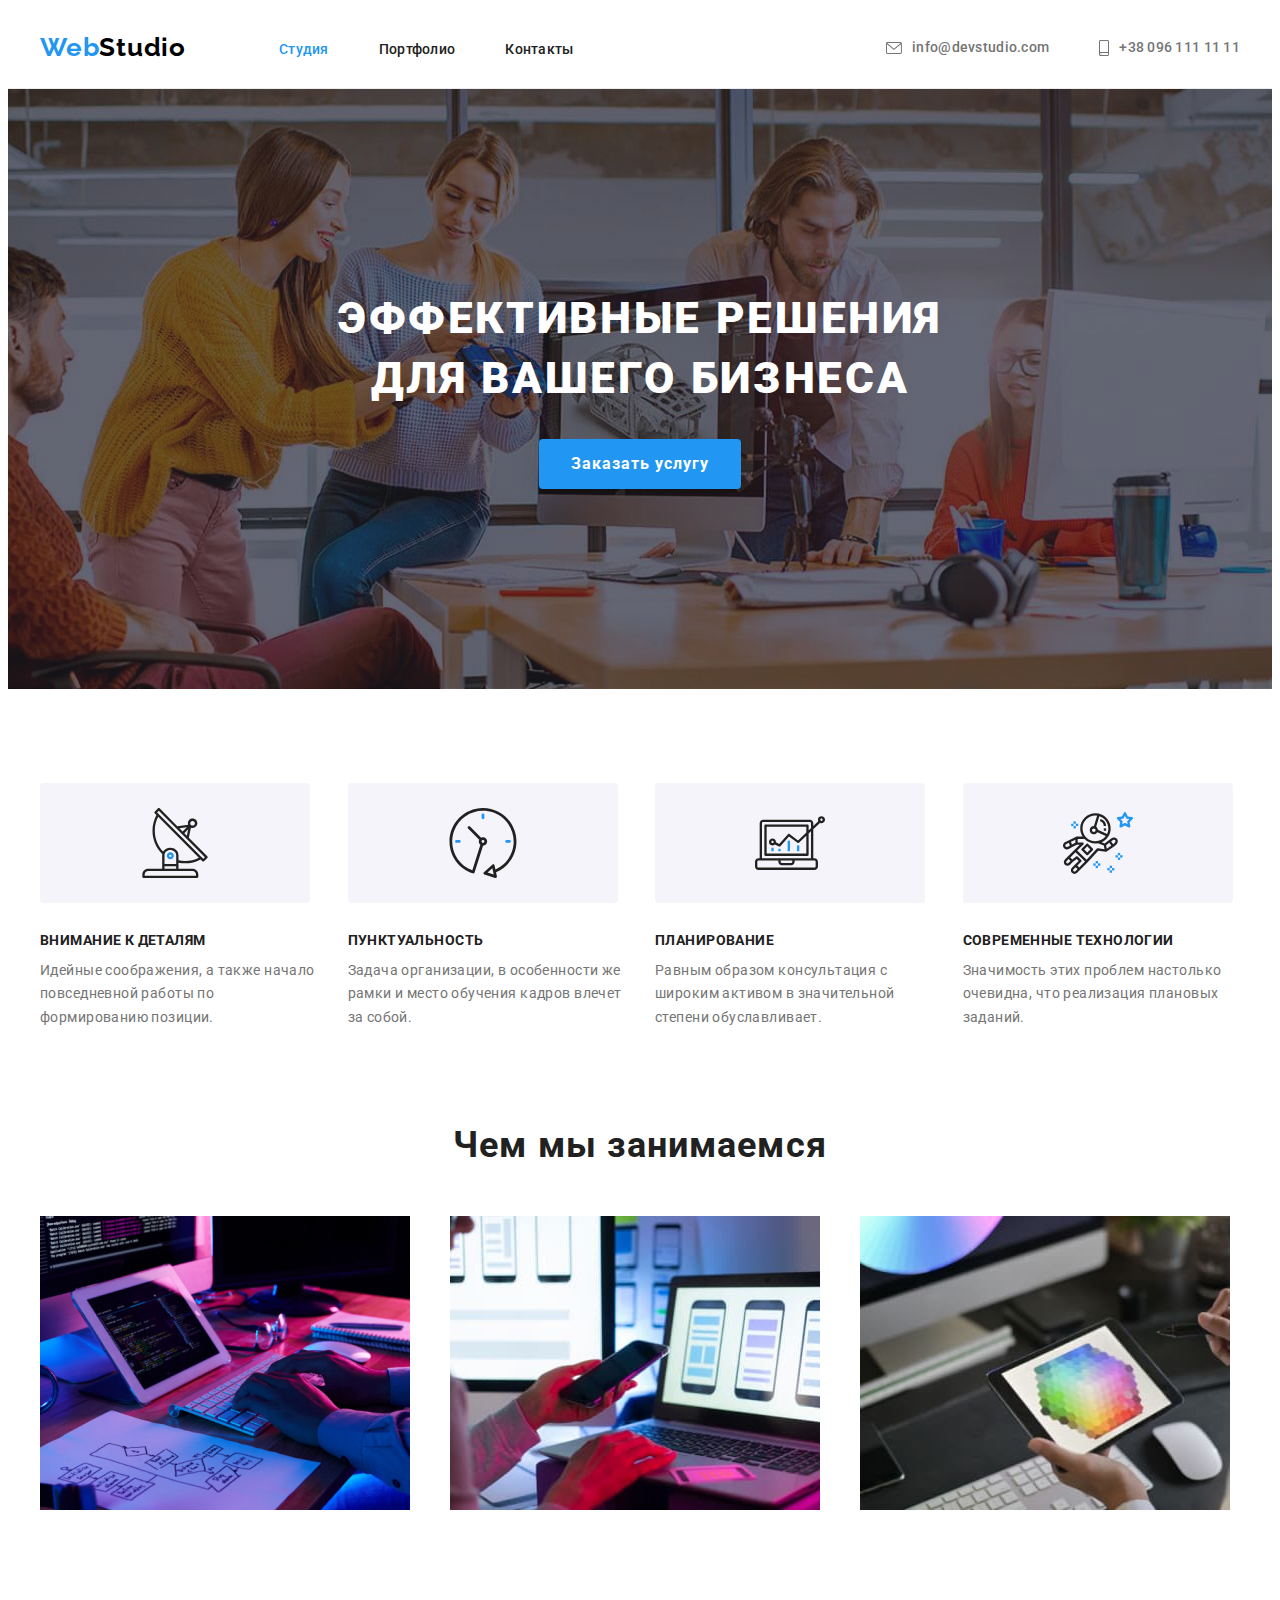
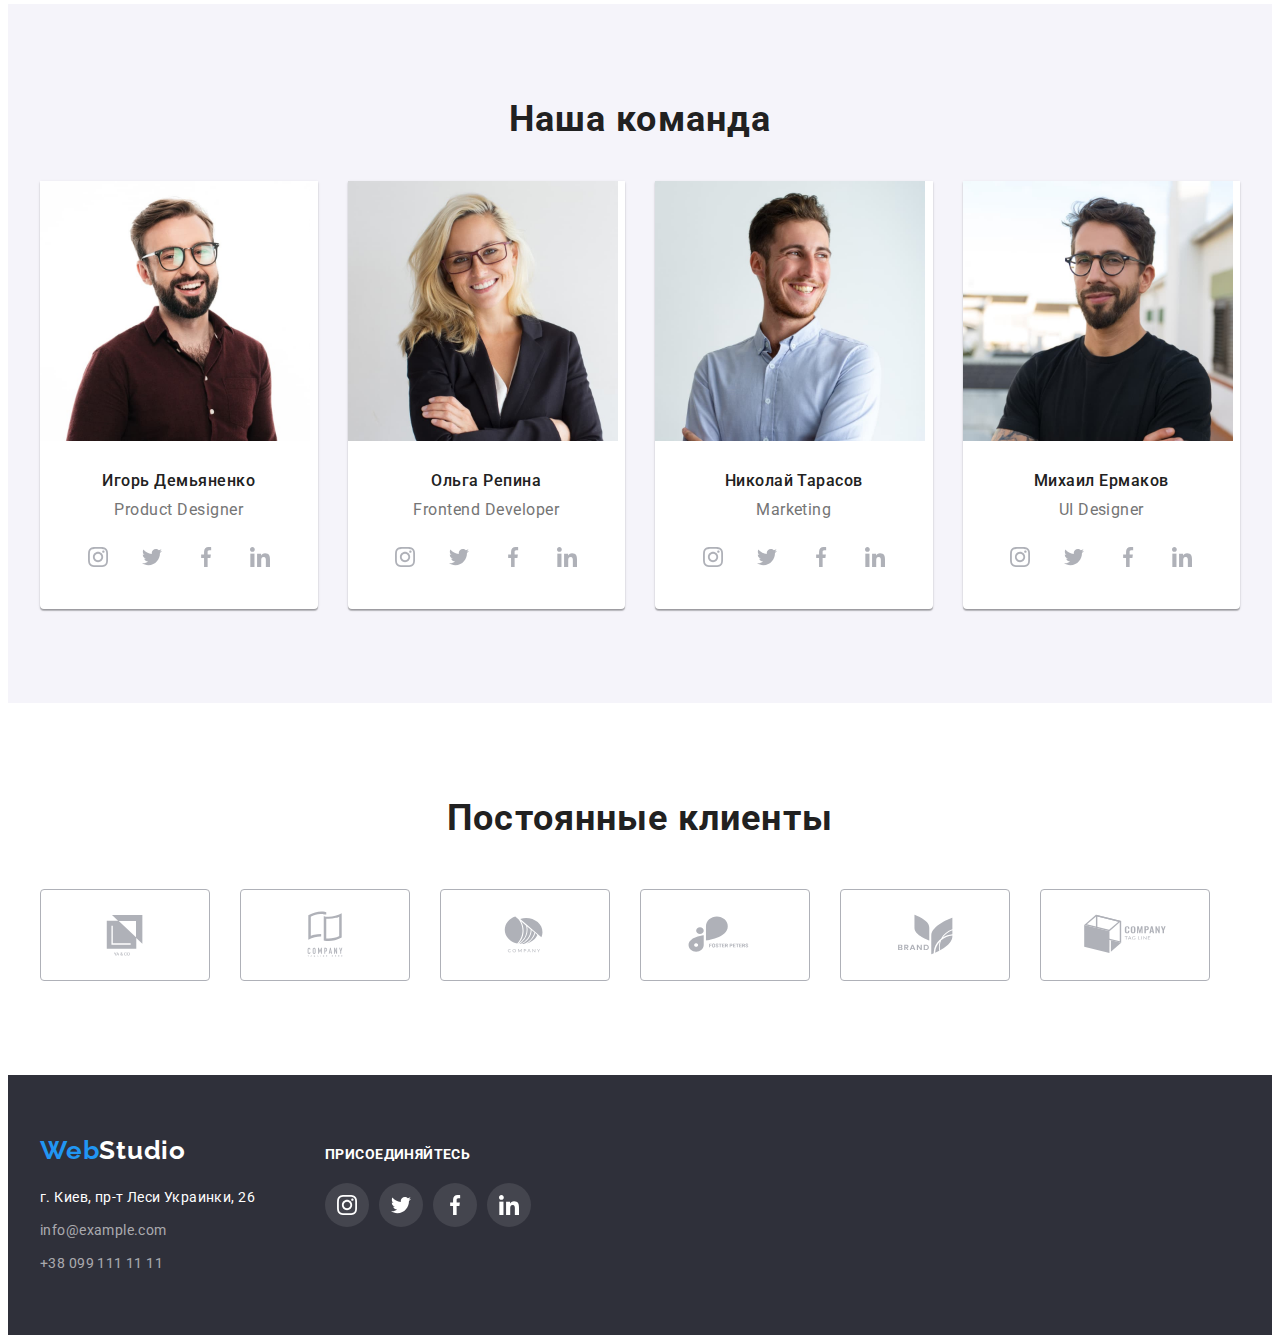
<file: index.html>
<!DOCTYPE html>
<html lang="ru">
  <head>
    <meta charset="UTF-8" />
    <meta http-equiv="X-UA-Compatible" content="IE=edge" />
    <meta name="viewport" content="width=device-width, initial-scale=1.0" />
    <title lang="en">WebStudio</title>
    <link
      rel="stylesheet"
      href="https://cdnjs.cloudflare.com/ajax/libs/modern-normalize/1.1.0/modern-normalize.min.css"
      integrity="sha512-wpPYUAdjBVSE4KJnH1VR1HeZfpl1ub8YT/NKx4PuQ5NmX2tKuGu6U/JRp5y+Y8XG2tV+wKQpNHVUX03MfMFn9Q=="
      crossorigin="anonymous"
      referrerpolicy="no-referrer"
    />
    <link rel="preconnect" href="https://fonts.googleapis.com" />
    <link rel="preconnect" href="https://fonts.gstatic.com" crossorigin />
    <link
      href="https://fonts.googleapis.com/css2?family=Raleway:wght@700&family=Roboto:wght@400;500;700;900&display=swap"
      rel="stylesheet"
    />
    <link rel="stylesheet" href="./css/styles.css" />
  </head>
  <body>
    <header class="header">
      <div class="container header-container">
        <a class="header-logo link" href="./index.html" lang="en"
          ><span class="logo-akcent">Web</span>Studio</a
        >
        <nav class="header-navigaton">
          <ul class="list header-list">
            <li class="header-item">
              <a href="" class="header-link current link">Студия</a>
            </li>
            <li class="header-item">
              <a href="./portfolio.html" class="header-link link">Портфолио</a>
            </li>
            <li class="header-item">
              <a href="" class="header-link link">Контакты</a>
            </li>
          </ul>
        </nav>

        <div class="header-contacts">
          <a class="header-mail link" href="mailto:info@devstudio.com">
            <svg class="header-mail-icon" width="16" height="12">
              <use href="./images/icons.svg#icon-envelope"></use>
            </svg>
            info@devstudio.com</a
          >
          <a class="header-tel link" href="tel:+380961111111">
            <svg width="10" height="16" class="header-tel-icon">
              <use href="./images/icons.svg#icon-smartphone"></use>
            </svg>
            +38 096 111 11 11</a
          >
        </div>
      </div>
    </header>
    <main>
      <!-- hero -->
      <div>
        <section class="hero">
          <div class="container">
            <h1 class="hero-title">
              Эффективные решения <br />
              для вашего бизнеса
            </h1>
            <button type="button" class="hero-button">Заказать услугу</button>
          </div>
        </section>
      </div>
      <!-- Особенності -->
      <section class="features section">
        <h2 class="visually-hidden">Особенності</h2>
        <div class="container">
          <ul class="features-list list">
            <li class="features-item">
              <div class="features-box-icon">
                <svg class="features-icon" width="70" height="70">
                  <use href="./images/icons.svg#icon-antenna"></use>
                </svg>
              </div>
              <h3 class="features-item-title">Внимание к деталям</h3>
              <p class="features-text">
                Идейные соображения, а также начало повседневной работы по формированию позиции.
              </p>
            </li>

            <li class="features-item">
              <div class="features-box-icon">
                <svg class="features-icon" width="70" height="70">
                  <use href="./images/icons.svg#icon-clock"></use>
                </svg>
              </div>
              <h3 class="features-item-title">Пунктуальность</h3>
              <p class="features-text">
                Задача организации, в особенности же рамки и место обучения кадров влечет за собой.
              </p>
            </li>

            <li class="features-item">
              <div class="features-box-icon">
                <svg class="features-icon" width="70" height="70">
                  <use href="./images/icons.svg#icon-diagram"></use>
                </svg>
              </div>
              <h3 class="features-item-title">Планирование</h3>
              <p class="features-text">
                Равным образом консультация с широким активом в значительной степени обуславливает.
              </p>
            </li>

            <li class="features-item">
              <div class="features-box-icon">
                <svg class="features-icon" width="70" height="70">
                  <use href="./images/icons.svg#icon-astronaut"></use>
                </svg>
              </div>
              <h3 class="features-item-title">Современные технологии</h3>
              <p class="features-text">
                Значимость этих проблем настолько очевидна, что реализация плановых заданий.
              </p>
            </li>
          </ul>
        </div>
      </section>
      <!-- Чем мы занимаемся -->
      <section class="about section">
        <div class="container">
          <h2 class="about-title">Чем мы занимаемся</h2>
          <ul class="about-list list">
            <li class="about-item">
              <img src="./images/site-development.jpg" alt="людина пише код" width="370" />
            </li>
            <li class="about-item">
              <img
                src="./images/application-development.jpg"
                alt="людина оформляє екран телефона"
                width="370"
              />
            </li>
            <li class="about-item">
              <img src="./images/design.jpg" alt="людина вибирає колір" width="370" />
            </li>
          </ul>
        </div>
      </section>
      <!-- Наша команда -->
      <section class="team section">
        <div class="container">
          <h2 class="team-title">Наша команда</h2>
          <ul class="team-list list">
            <li class="team-item">
              <img src="./images/igor-demyanenko.jpg" alt="Игорь Демьяненко" width="270" />
              <div class="team-item-content">
                <h3 class="team-item-title">Игорь Демьяненко</h3>
                <p class="team-text" lang="en">Product Designer</p>
                <ul class="team-social-list list">
                  <li class="team-social-item">
                    <a href="" class="team-social-link link">
                      <svg class="team-social-icon" width="20" height="20">
                        <use href="./images/icons.svg#icon-instagram"></use>
                      </svg>
                    </a>
                  </li>

                  <li class="team-social-item">
                    <a href="" class="team-social-link link">
                      <svg class="team-social-icon" width="20" height="20">
                        <use href="./images/icons.svg#icon-twitter"></use>
                      </svg>
                    </a>
                  </li>

                  <li class="team-social-item">
                    <a href="" class="team-social-link link"
                      ><svg class="team-social-icon" width="20" height="20">
                        <use href="./images/icons.svg#icon-facebook"></use>
                      </svg>
                    </a>
                  </li>

                  <li class="team-social-item">
                    <a href="" class="team-social-link link"
                      ><svg class="team-social-icon" width="20" height="20">
                        <use href="./images/icons.svg#icon-linkedin"></use>
                      </svg>
                    </a>
                  </li>
                </ul>
              </div>
            </li>

            <li class="team-item">
              <img src="./images/olga-repyna.jpg" alt="Ольга Репина" width="270" />
              <div class="team-item-content">
                <h3 class="team-item-title">Ольга Репина</h3>
                <p class="team-text" lang="en">Frontend Developer</p>
                <ul class="team-social-list list">
                  <li class="team-social-item">
                    <a href="" class="team-social-link link">
                      <svg class="team-social-icon" width="20" height="20">
                        <use href="./images/icons.svg#icon-instagram"></use>
                      </svg>
                    </a>
                  </li>

                  <li class="team-social-item">
                    <a href="" class="team-social-link link">
                      <svg class="team-social-icon" width="20" height="20">
                        <use href="./images/icons.svg#icon-twitter"></use>
                      </svg>
                    </a>
                  </li>

                  <li class="team-social-item">
                    <a href="" class="team-social-link link"
                      ><svg class="team-social-icon" width="20" height="20">
                        <use href="./images/icons.svg#icon-facebook"></use>
                      </svg>
                    </a>
                  </li>

                  <li class="team-social-item">
                    <a href="" class="team-social-link link"
                      ><svg class="team-social-icon" width="20" height="20">
                        <use href="./images/icons.svg#icon-linkedin"></use>
                      </svg>
                    </a>
                  </li>
                </ul>
              </div>
            </li>

            <li class="team-item">
              <img src="./images/nikolay-tarasov.jpg" alt="Николай Тарасов" width="270" />
              <div class="team-item-content">
                <h3 class="team-item-title">Николай Тарасов</h3>
                <p class="team-text" lang="en">Marketing</p>
                <ul class="team-social-list list">
                  <li class="team-social-item">
                    <a href="" class="team-social-link link">
                      <svg class="team-social-icon" width="20" height="20">
                        <use href="./images/icons.svg#icon-instagram"></use>
                      </svg>
                    </a>
                  </li>

                  <li class="team-social-item">
                    <a href="" class="team-social-link link">
                      <svg class="team-social-icon" width="20" height="20">
                        <use href="./images/icons.svg#icon-twitter"></use>
                      </svg>
                    </a>
                  </li>

                  <li class="team-social-item">
                    <a href="" class="team-social-link link"
                      ><svg class="team-social-icon" width="20" height="20">
                        <use href="./images/icons.svg#icon-facebook"></use>
                      </svg>
                    </a>
                  </li>

                  <li class="team-social-item">
                    <a href="" class="team-social-link link"
                      ><svg class="team-social-icon" width="20" height="20">
                        <use href="./images/icons.svg#icon-linkedin"></use>
                      </svg>
                    </a>
                  </li>
                </ul>
              </div>
            </li>

            <li class="team-item">
              <img src="./images/mihail-ermakov.jpg" alt="Михаил Ермаков" width="270" />
              <div class="team-item-content">
                <h3 class="team-item-title">Михаил Ермаков</h3>
                <p class="team-text" lang="en">UI Designer</p>
                <ul class="team-social-list list">
                  <li class="team-social-item">
                    <a href="" class="team-social-link link">
                      <svg class="team-social-icon" width="20" height="20">
                        <use href="./images/icons.svg#icon-instagram"></use>
                      </svg>
                    </a>
                  </li>

                  <li class="team-social-item">
                    <a href="" class="team-social-link link">
                      <svg class="team-social-icon" width="20" height="20">
                        <use href="./images/icons.svg#icon-twitter"></use>
                      </svg>
                    </a>
                  </li>

                  <li class="team-social-item">
                    <a href="" class="team-social-link link"
                      ><svg class="team-social-icon" width="20" height="20">
                        <use href="./images/icons.svg#icon-facebook"></use>
                      </svg>
                    </a>
                  </li>

                  <li class="team-social-item">
                    <a href="" class="team-social-link link"
                      ><svg class="team-social-icon" width="20" height="20">
                        <use href="./images/icons.svg#icon-linkedin"></use>
                      </svg>
                    </a>
                  </li>
                </ul>
              </div>
            </li>
          </ul>
        </div>
      </section>
      <!-- Постоянные клиенты -->
      <section class="clients section">
        <div class="container">
          <h2 class="clients-title">Постоянные клиенты</h2>
          <ul class="clients-list list">
            <li class="clients-item">
              <a href="" class="clients-link link">
                <svg class="clients-icon" width="170" height="92">
                  <use href="./images/icons.svg#icon-Logo-client-1"></use>
                </svg>
              </a>
            </li>
            <li class="clients-item">
              <a href="" class="clients-link link">
                <svg class="clients-icon" width="170" height="92">
                  <use href="./images/icons.svg#icon-Logo-client-2"></use>
                </svg>
              </a>
            </li>
            <li class="clients-item">
              <a href="" class="clients-link link">
                <svg class="clients-icon" width="170" height="92">
                  <use href="./images/icons.svg#icon-Logo-client-3"></use>
                </svg>
              </a>
            </li>
            <li class="clients-item">
              <a href="" class="clients-link link">
                <svg class="clients-icon" width="170" height="92">
                  <use href="./images/icons.svg#icon-Logo-client-4"></use>
                </svg>
              </a>
            </li>
            <li class="clients-item">
              <a href="" class="clients-link link">
                <svg class="clients-icon" width="170" height="92">
                  <use href="./images/icons.svg#icon-Logo-client-5"></use>
                </svg>
              </a>
            </li>
            <li class="clients-item">
              <a href="" class="clients-link link">
                <svg class="clients-icon" width="170" height="92">
                  <use href="./images/icons.svg#icon-Logo-client-6"></use>
                </svg>
              </a>
            </li>
          </ul>
        </div>
      </section>
    </main>

    <footer class="footer">
      <div class="container footer-container">
        <div class="address-box">
          <a class="footer-logo link" href="/" lang="en"
            ><span class="logo-akcent">Web</span>Studio</a
          >
          <address class="footer-address">
            <ul class="footer-list list">
              <li class="footer-item">
                <a
                  class="footer-link-address footer-link-home link"
                  href="https://goo.gl/maps/8SdpcCLqTFzbJ95t7"
                  target="_blank"
                  rel="nonoopener noreferrer"
                  >г. Киев, пр-т Леси Украинки, 26</a
                >
              </li>
              <li class="footer-item">
                <a class="footer-link-address footer-mail link" href="mailto:info@example.com"
                  >info@example.com</a
                >
              </li>
              <li class="footer-item">
                <a class="footer-link-address footer-tel link" href="tel:+380991111111"
                  >+38 099 111 11 11</a
                >
              </li>
            </ul>
          </address>
        </div>
        <div class="add-box">
          <p class="add-text">присоединяйтесь</p>
          <ul class="add-social-list list">
            <li class="add-social-item">
              <a href="" class="add-social-link link">
                <svg class="add-social-icon" width="20" height="20">
                  <use href="./images/icons.svg#icon-instagram"></use>
                </svg>
              </a>
            </li>

            <li class="add-social-item">
              <a href="" class="add-social-link link">
                <svg class="add-social-icon" width="20" height="20">
                  <use href="./images/icons.svg#icon-twitter"></use>
                </svg>
              </a>
            </li>

            <li class="add-social-item">
              <a href="" class="add-social-link link"
                ><svg class="add-social-icon" width="20" height="20">
                  <use href="./images/icons.svg#icon-facebook"></use>
                </svg>
              </a>
            </li>

            <li class="add-social-item">
              <a href="" class="add-social-link link"
                ><svg class="add-social-icon" width="20" height="20">
                  <use href="./images/icons.svg#icon-linkedin"></use>
                </svg>
              </a>
            </li>
          </ul>
        </div>
      </div>
    </footer>
  </body>
</html>
</file>
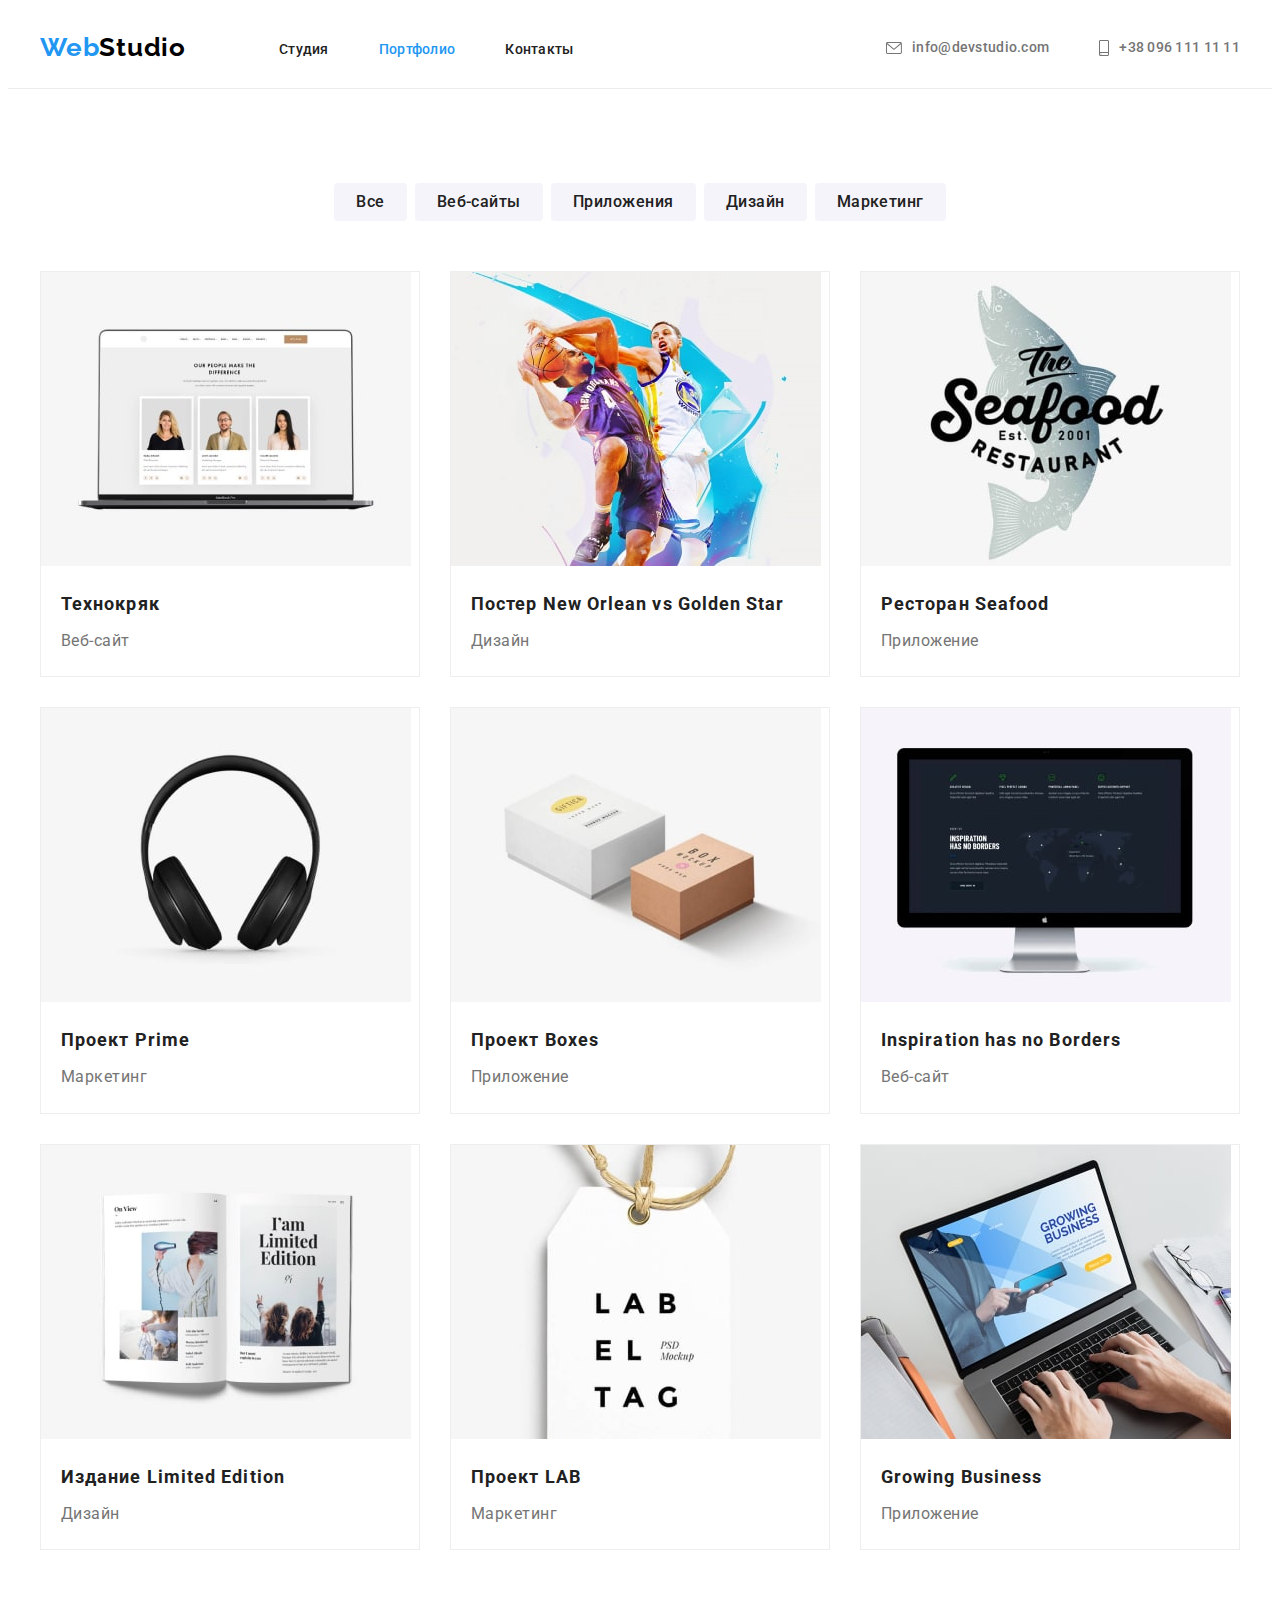
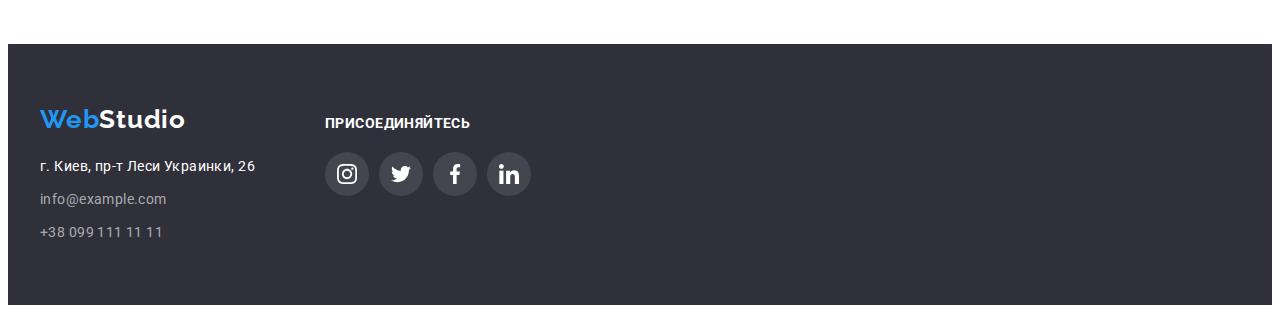
<file: portfolio.html>
<!DOCTYPE html>
<html lang="ru">

<head>
    <meta charset="UTF-8">
    <meta http-equiv="X-UA-Compatible" content="IE=edge">
    <meta name="viewport" content="width=device-width, initial-scale=1.0">
    <title lang="en">WebStudio</title>
    <link rel="stylesheet" href="https://cdnjs.cloudflare.com/ajax/libs/modern-normalize/1.1.0/modern-normalize.min.css"
        integrity="sha512-wpPYUAdjBVSE4KJnH1VR1HeZfpl1ub8YT/NKx4PuQ5NmX2tKuGu6U/JRp5y+Y8XG2tV+wKQpNHVUX03MfMFn9Q=="
        crossorigin="anonymous" referrerpolicy="no-referrer" />
    <link rel="preconnect" href="https://fonts.googleapis.com">
    <link rel="preconnect" href="https://fonts.gstatic.com" crossorigin>
    <link
        href="https://fonts.googleapis.com/css2?family=Raleway:wght@700&family=Roboto:wght@400;500;700;900&display=swap"
        rel="stylesheet">
    <link rel="stylesheet" href="./css/styles.css">
</head>

<body>
    <header class="header">
        <div class="container header-container">
            <a class="header-logo link" href="./index.html" lang="en"><span class="logo-akcent">Web</span>Studio</a>
            <nav class="header-navigaton">
                <ul class="list header-list">
                    <li class="header-item">
                        <a href="./index.html" class="header-link  link">Студия</a>
                    </li>
                    <li class="header-item">
                        <a href="" class="header-link current link">Портфолио</a>
                    </li>
                    <li class="header-item">
                        <a href="" class="header-link link">Контакты</a>
                    </li>
                </ul>
            </nav>
    
        <div class="header-contacts">
          <a class="header-mail link" href="mailto:info@devstudio.com">
            <svg class="header-mail-icon" width="16" height="12">
              <use href="./images/icons.svg#icon-envelope"></use>
            </svg>
            info@devstudio.com</a
          >
          <a class="header-tel link" href="tel:+380961111111">
            <svg width="10" height="16" class="header-tel-icon">
              <use href="./images/icons.svg#icon-smartphone"></use>
            </svg>
            +38 096 111 11 11</a
          >
        </div>
      </div>
    </header>
    <main>
        <section class="projects section">
            <h1 class="visually-hidden">Наши проекты</h1>
                <div class="container">
                    <ul class="filtr-projects-list list">
                        <li class="filtr-projects-item">
                            <button class="filtr-projects-button" type="button">Все</button>
                        </li>
                        <li class="filtr-projects-item">
                            <button class="filtr-projects-button" type="button">Веб-сайты</button>
                        </li>
                        <li class="filtr-projects-item">
                            <button class="filtr-projects-button" type="button">Приложения</button>
                        </li>
                        <li class="filtr-projects-item">
                            <button class="filtr-projects-button" type="button">Дизайн</button>
                        </li>
                        <li class="filtr-projects-item">
                            <button class="filtr-projects-button" type="button">Маркетинг</button>
                        </li>
                    </ul>
                    <ul class="projects-list list">
                        <li class="projects-item">
                              <a href="" class="projects-link link">
                                <article class="project-card">
                                    <div class="project-card-thumb">
                                        <img src="./images/portfolio-img/technokryak.jpg" 
                                        alt="Компютер з відкритим веб-сайтом" 
                                        idth="370">
                                    </div>
                                    <div class="card-content">
                                        <h2 class="projects-title">Технокряк</h2>
                                        <p class="projects-text">Веб-сайт</p>
                                    </div>
                                </article>
                              </a>  
                            </li>

                            <li class="projects-item">
                              <a href="" class="projects-link link">
                                <article class="project-card">
                                    <div class="project-card-thumb">
                                        <img src="./images/portfolio-img/poster.jpg" alt="Два чоловіка грає у баскетбол" width="370">
                                    </div>
                                    <div class="card-content">
                                        <h2 class="projects-title">Постер <span lang="en">New Orlean vs Golden Star</span></h2>
                                        <p class="projects-text">Дизайн</p>
                                    </div>
                                </article>
                                </a>
                            </li>


                            <li class="projects-item">
                              <a href="" class="projects-link link">
                                <article class="project-card">
                                    <div class="project-card-thumb">
                                <img src="./images/portfolio-img/rest-seafood.jpg" alt="Логотип ресторану Seafood " width="370">
                                    </div>
                                    <div class="card-content">
                                        <h2 class="projects-title">Ресторан <span lang="en">Seafood</span></h2>
                                        <p class="projects-text">Приложение</p>
                                    </div>
                                </article>
                                </a>
                            </li>

                            <li class="projects-item">
                              <a href="" class="projects-link link">
                                <article class="project-card">
                                    <div class="project-card-thumb">
                                        <img src="./images/portfolio-img/project-prime.jpg" alt="Навушники" width="370">
                                    </div>
                                    <div class="card-content">
                                        <h2 class="projects-title">Проект <span lang="en">Prime</span></h2>
                                        <p class="projects-text">Маркетинг</p>
                                    </div>
                                </article>
                                </a>
                            </li>

                            <li class="projects-item">
                              <a href="" class="projects-link link">
                                <article class="project-card">
                                    <div class="project-card-thumb">
                                <img src="./images/portfolio-img/project-boxes.jpg" alt="Дві коробки" width="370">
                                    </div>
                                    <div class="card-content">
                                        <h2 class="projects-title">Проект <span lang="en">Boxes</span></h2>
                                        <p class="projects-text">Приложение</p>
                                    </div>
                                </article>
                                </a>
                            </li>

                            <li class="projects-item">
                              <a href="" class="projects-link link">
                                <article class="project-card">
                                    <div class="project-card-thumb">
                                <img src="./images/portfolio-img/inspiration-bordes.jpg" alt="Компютер з відкритим веб-сайтом" width="370">
                                    </div>
                                    <div class="card-content">
                                        <h2 class="projects-title" lang="en">Inspiration has no Borders</h2>
                                        <p class="projects-text">Веб-сайт</p>
                                    </div>
                                </article>
                                </a>
                            </li>

                            <li class="projects-item">
                              <a href="" class="projects-link link">
                                <article class="project-card">
                                    <div class="project-card-thumb">
                                <img src="./images/portfolio-img/limited-edition.jpg" alt="Відкрита книга" width="370">
                                    </div>
                                    <div class="card-content">
                                        <h2 class="projects-title">Издание <span lang="en">Limited Edition</span></h2>
                                        <p class="projects-text">Дизайн</p>
                                    </div>
                                </article>
                                </a>
                            </li>

                            <li class="projects-item">
                              <a href="" class="projects-link link">
                                <article class="project-card">
                                    <div class="project-card-thumb">
                                <img src="./images/portfolio-img/project-lab.jpg" alt="Бірка з назвою компанії" width="370">
                                    </div>
                                    <div class="card-content">
                                        <h2 class="projects-title">Проект <span lang="en">LAB</span></h2>
                                        <p class="projects-text">Маркетинг</p>
                                    </div>
                                </article>
                                </a>
                            </li>

                            <li class="projects-item">
                              <a href="" class="projects-link link">
                                <article class="project-card">
                                    <div class="project-card-thumb">
                                <img src="./images/portfolio-img/growing-business.jpg" alt="Людина користується додатком" width="370">
                                    </div>
                                    <div class="card-content">
                                        <h2 class="projects-title" lang="en">Growing Business</h2>
                                        <p class="projects-text">Приложение</p>
                                    </div>
                                </article>
                                </a>
                            </li>
                        </ul>
                    </div>
            </div>
        </section>
    </main>
    <footer class="footer">
      <div class="container footer-container">
        <div class="address-box">
          <a class="footer-logo link" href="/" lang="en"
            ><span class="logo-akcent">Web</span>Studio</a
          >
          <address class="footer-address">
            <ul class="footer-list list">
              <li class="footer-item">
                <a
                  class="footer-link-address footer-link-home link"
                  href="https://goo.gl/maps/8SdpcCLqTFzbJ95t7"
                  target="_blank"
                  rel="nonoopener noreferrer"
                  >г. Киев, пр-т Леси Украинки, 26</a
                >
              </li>
              <li class="footer-item">
                <a class="footer-link-address footer-mail link" href="mailto:info@example.com"
                  >info@example.com</a
                >
              </li>
              <li class="footer-item">
                <a class="footer-link-address footer-tel link" href="tel:+380991111111"
                  >+38 099 111 11 11</a
                >
              </li>
            </ul>
          </address>
        </div>
        <div class="add-box">
          <p class="add-text">присоединяйтесь</p>
          <ul class="add-social-list list">
            <li class="add-social-item">
              <a href="" class="add-social-link link">
                <svg class="add-social-icon" width="20" height="20">
                  <use href="./images/icons.svg#icon-instagram"></use>
                </svg>
              </a>
            </li>

            <li class="add-social-item">
              <a href="" class="add-social-link link">
                <svg class="add-social-icon" width="20" height="20">
                  <use href="./images/icons.svg#icon-twitter"></use>
                </svg>
              </a>
            </li>

            <li class="add-social-item">
              <a href="" class="add-social-link link"
                ><svg class="add-social-icon" width="20" height="20">
                  <use href="./images/icons.svg#icon-facebook"></use>
                </svg>
              </a>
            </li>

            <li class="add-social-item">
              <a href="" class="add-social-link link"
                ><svg class="add-social-icon" width="20" height="20">
                  <use href="./images/icons.svg#icon-linkedin"></use>
                </svg>
              </a>
            </li>
          </ul>
        </div>
      </div>
    </footer>
 </body>
    
 </html>
</file>
<file: css/styles.css>
:root {
  --main-title-color: #212121;
  --second-title-color: #ffffff;
  --main-text-color: #757575;
  --second-text-color: rgba(255, 255, 255, 0.6);
  --third-text-color: #ffffff;
  --first-button-color: #ffffff;
  --second-button-color: #212121;
  --header-first-text-color: #212121;
  --header-second-text-color: #757575;
  --accent-color: #2196f3;
  --second-header-logo-color: #000000;
  --second-footer-logo-color: #ffffff;
  --hero-background-color: #2f303a;
  --footer-background-color: #2f303a;
  --first-section-bcg-color: #f5f4fa;
  --header-border-color: #ececec;
  --project-border-color: #eeeeee;
}

p,
h1,
h2,
h3,
h4,
h5,
h6 {
  margin: 0;
}

ul {
  padding: 0;
  margin: 0;
}

button {
  cursor: pointer;
}
img {
  display: block;
  max-width: 100%;
  height: auto;
}

body {
  font-family: 'roboto', sans-serif;
}
.list {
  list-style: none;
}
.link {
  text-decoration: none;
}
.container {
  width: 1200px;
  padding-left: 15px;
  padding-right: 15px;
  margin: 0 auto;
}
.section {
  padding-top: 94px;
  padding-bottom: 94px;
}

/* -------------HEADER--------------------------------------------- */
.header {
  border-bottom: 1px solid var(--header-border-color);
}
.header-container {
  display: flex;
  align-items: center;
}

.header-logo {
  font-family: Raleway;
  font-style: normal;
  font-weight: 700;
  font-size: 26px;
  line-height: 1.19;
  letter-spacing: 0.03em;
  color: var(--second-header-logo-color);

  padding-top: 24px;
  padding-bottom: 25px;
  margin-right: 93px;
}
.logo-akcent {
  font-family: Raleway;
  font-style: normal;
  font-weight: 700;
  font-size: 26px;
  line-height: 1.19px;
  letter-spacing: 0.03em;
  color: var(--accent-color);
}
.header-list {
  display: flex;
}

.header-item {
  margin-right: 50px;
}
.header-item:last-child {
  margin-right: 0;
}

.header-link {
  font-weight: 500;
  font-size: 14px;
  line-height: 1.14;
  letter-spacing: 0.02em;
  color: var(--header-first-text-color);

  padding-top: 32px;
  padding-bottom: 32px;
}
.header-link:hover,
.header-link:focus {
  color: var(--accent-color);
}
.header-link.current {
  color: var(--accent-color);
}
.header-contacts {
  display: flex;
}
.header-mail,
.header-tel {
  font-weight: 500;
  font-size: 14px;
  line-height: 1.14;
  letter-spacing: 0.02em;
  color: var(--header-second-text-color);

  padding-top: 32px;
  padding-bottom: 32px;
  display: flex;
  align-items: center;
  justify-content: center;
}
.header-mail-icon,
.header-tel-icon {
  margin-right: 10px;
  fill: currentColor;
}
.header-mail:hover,
.header-tel:hover,
.header-mail:focus,
.header-tel:focus {
  color: var(--accent-color);
}

.header-contacts {
  margin-left: auto;
}
.header-mail {
  margin-right: 50px;
}
/* -------------STUDIO--------------------------------------------- */
/* -------------HERO--------------------------------------------- */

.hero {
  padding-top: 200px;
  padding-bottom: 200px;
  /* background-color: var(--hero-background-color); */
  background-image: linear-gradient(rgba(47, 48, 58, 0.4), rgba(47, 48, 58, 0.4)),
    url(../images/hero-bg.jpg);
  background-repeat: no-repeat;
  background-position: center;
  background-size: cover;
}
.hero-title {
  font-weight: 900;
  font-size: 44px;
  line-height: 1.36;
  text-align: center;
  letter-spacing: 0.06em;
  text-transform: uppercase;
  color: var(--second-title-color);

  margin-bottom: 30px;
}
.hero-button {
  font-family: inherit;
  font-weight: 700;
  font-size: 16px;
  line-height: 1.87;
  display: flex;
  align-items: center;
  text-align: center;
  letter-spacing: 0.06em;
  color: var(--first-button-color);
  cursor: pointer;
  border: 0;

  background: #2196f3;
  box-shadow: 0px 4px 4px rgba(0, 0, 0, 0.15);
  border-radius: 4px;
  margin-left: auto;
  margin-right: auto;
  padding: 10px 32px;
}

/* -------------features--------------------------------------------- */

/* .visually-hidden */
.visually-hidden {
  position: absolute;
  width: 1px;
  height: 1px;
  margin: -1px;
  border: 0;
  padding: 0;

  white-space: nowrap;
  clip-path: inset(100%);
  clip: rect(0 0 0 0);
  overflow: hidden;
}
.features-list {
  display: flex;
  flex-wrap: wrap;
  margin-top: -30px;
  margin-left: -30px;
}
.features-item {
  flex-basis: calc(100% / 4 - 30px);
  margin-top: 30px;
  margin-left: 30px;
}
.features-box-icon {
  width: 270px;
  height: 120px;
  display: flex;
  align-items: center;
  justify-content: center;
  background-color: #f5f4fa;
  margin-bottom: 30px;
  border-radius: 4px;
}
.features-item-title {
  font-weight: 700;
  font-size: 14px;
  line-height: 1.14;
  letter-spacing: 0.03em;
  text-transform: uppercase;
  color: var(--main-title-color);

  margin-bottom: 10px;
}
.features-text {
  font-size: 14px;
  line-height: 1.71;
  letter-spacing: 0.03em;
  color: var(--main-text-color);
}

/* -------------about--------------------------------------------- */
.about.section {
  padding-top: 0;
}
.about-title {
  font-weight: 700;
  font-size: 36px;
  line-height: 1.17;
  text-align: center;
  letter-spacing: 0.03em;
  color: var(--main-title-color);

  margin-bottom: 50px;
}

.about-list {
  display: flex;
  flex-wrap: wrap;
  margin-top: -30px;
  margin-right: -30px;
}

.about-item {
  flex-basis: calc(100% / 3 - 30px);
  margin-top: 30px;
  margin-right: 30px;
}

/* -------------team--------------------------------------------- */
.team {
  background: var(--first-section-bcg-color);
}
.team-title {
  font-weight: 700;
  font-size: 36px;
  line-height: 1.17;
  text-align: center;
  letter-spacing: 0.03em;
  color: var(--main-title-color);

  margin-bottom: 40px;
}

.team-list {
  display: flex;
  flex-wrap: wrap;
  margin-top: -30px;
  margin-left: -30px;
}

.team-item {
  flex-basis: calc(100% / 4 - 30px);
  margin-top: 30px;
  margin-left: 30px;

  background: #ffffff;
  box-shadow: 0px 1px 3px rgba(0, 0, 0, 0.12), 0px 1px 1px rgba(0, 0, 0, 0.14),
    0px 2px 1px rgba(0, 0, 0, 0.2);
  border-radius: 0px 0px 4px 4px;
}
.team-item-content {
  padding-top: 30px;
  padding-bottom: 30px;
}
.team-item-title {
  font-weight: 500;
  font-size: 16px;
  line-height: 1.19;
  text-align: center;
  letter-spacing: 0.03em;
  color: var(--main-title-color);

  margin-bottom: 10px;
}
.team-text {
  font-size: 16px;
  line-height: 1.19;
  text-align: center;
  letter-spacing: 0.03em;
  color: var(--main-text-color);
  margin-bottom: 16px;
}
.team-social-list {
  display: flex;
  justify-content: center;
}
.team-social-item {
  width: 44px;
  height: 44px;
}
.team-social-item:not(:last-child) {
  margin-right: 10px;
}
.team-social-link {
  width: 100%;
  height: 100%;
  border-radius: 50%;
  display: flex;
  align-items: center;
  justify-content: center;
  color: #afb1b8;
}
.team-social-icon {
  fill: currentColor;
}
.team-social-link:hover,
.team-social-link:focus {
  background-color: var(--accent-color);
  color: #ffffff;
}

/* -------------clients--------------------------------------------- */
.clients-title {
  font-weight: 700;
  font-size: 36px;
  line-height: 1.17;
  text-align: center;
  letter-spacing: 0.03em;
  color: var(--main-title-color);

  margin-bottom: 50px;
}
.clients-list {
  display: flex;
}
.clients-item {
  width: 170px;
  height: 92px;
}
.clients-item:not(:last-child) {
  margin-right: 30px;
}
.clients-link {
  width: 100%;
  height: 100%;
  border: 1px solid #afb1b8;
  box-sizing: border-box;
  border-radius: 4px;
  display: flex;
  align-items: center;
  justify-content: center;
  color: #afb1b8;
}
.clients-icon {
  fill: currentColor;
}
.clients-link:focus,
.clients-link:hover {
  color: var(--accent-color);
  border: 1px solid var(--accent-color);
}
/* -------------footer--------------------------------------------- */

.footer {
  background-color: var(--footer-background-color);
}
.footer-container {
  display: flex;
}
.address-box {
  margin-right: 70px;
  padding-top: 60px;
  padding-bottom: 60px;
}
.footer-logo {
  font-family: Raleway;
  font-style: normal;
  font-weight: 700;
  font-size: 26px;
  line-height: 1.19;
  letter-spacing: 0.03em;
  color: var(--second-footer-logo-color);

  display: block;
  margin-bottom: 20px;
}
.footer-link-address:hover,
.footer-link-address:focus {
  color: var(--third-text-color);
}
.footer-link-address {
  font-style: normal;
  font-weight: 400;
  font-size: 14px;
  line-height: 1.71;
  letter-spacing: 0.03em;
  color: var(--second-text-color);

  display: block;
  margin-bottom: 9px;
}
.footer-tel {
  margin-bottom: 0;
}

.footer-link-home {
  color: var(--third-text-color);
}

.add-box {
  padding-top: 72px;
  padding-bottom: 100px;
}
.add-text {
  font-weight: 700;
  font-size: 14px;
  line-height: 1.14;
  letter-spacing: 0.03em;
  text-transform: uppercase;
  color: var(--third-text-color);
  margin-bottom: 20px;
}
.add-social-list {
  display: flex;
}
.add-social-item {
  width: 44px;
  height: 44px;
}
.add-social-item:not(:last-child) {
  margin-right: 10px;
}
.add-social-link {
  width: 100%;
  height: 100%;
  border-radius: 50%;
  background-color: rgba(255, 255, 255, 0.1);
  color: #ffffff;
  display: flex;
  align-items: center;
  justify-content: center;
}
.add-social-icon {
  fill: currentColor;
}
.add-social-link:hover,
.add-social-link:focus {
  background-color: var(--accent-color);
}

/* -------------PORTFOLIO------------- */
/* -------------projects--------------------------------------------- */
.filtr-projects-list {
  display: flex;
  justify-content: center;
  margin-bottom: 50px;
}

.filtr-projects-item {
  margin-right: 8px;
}
.filtr-projects-item:last-child {
  margin-right: 0;
}

.filtr-projects-button {
  font-family: inherit;
  font-weight: 500;
  font-size: 16px;
  line-height: 1.62;
  text-align: center;
  letter-spacing: 0.03em;
  color: var(--second-button-color);
  border: 0;
  cursor: pointer;
  padding: 6px 22px;
  background: #f5f4fa;
  border-radius: 4px;
}
.filtr-projects-button:hover,
.filtr-projects-button:focus {
  color: var(--first-button-color);
  background: var(--accent-color);
  box-shadow: 0px 3px 1px rgba(0, 0, 0, 0.1), 0px 1px 2px rgba(0, 0, 0, 0.08),
    0px 2px 2px rgba(0, 0, 0, 0.12);
}

.projects-list {
  display: flex;
  flex-wrap: wrap;
  margin-top: -30px;
  margin-left: -30px;
}

.projects-item {
  flex-basis: calc(100% / 3 - 30px);
  margin-top: 30px;
  margin-left: 30px;
}
.projects-link {
  display: block;
  border: 1px solid var(--project-border-color);
  background: #ffffff;
  box-sizing: border-box;
}
.projects-link:hover,
.projects-link:focus {
  box-shadow: 0px 1px 1px rgba(0, 0, 0, 0.12), 0px 4px 4px rgba(0, 0, 0, 0.06),
    1px 4px 6px rgba(0, 0, 0, 0.16);
  cursor: pointer;
}

.card-content {
  padding: 20px;
}

.projects-title {
  font-weight: 700;
  font-size: 18px;
  line-height: 2;
  letter-spacing: 0.06em;
  color: var(--main-title-color);

  margin-bottom: 4px;
}
.projects-text {
  font-size: 16px;
  line-height: 1.9;
  letter-spacing: 0.03em;
  color: var(--main-text-color);
}
</file>
